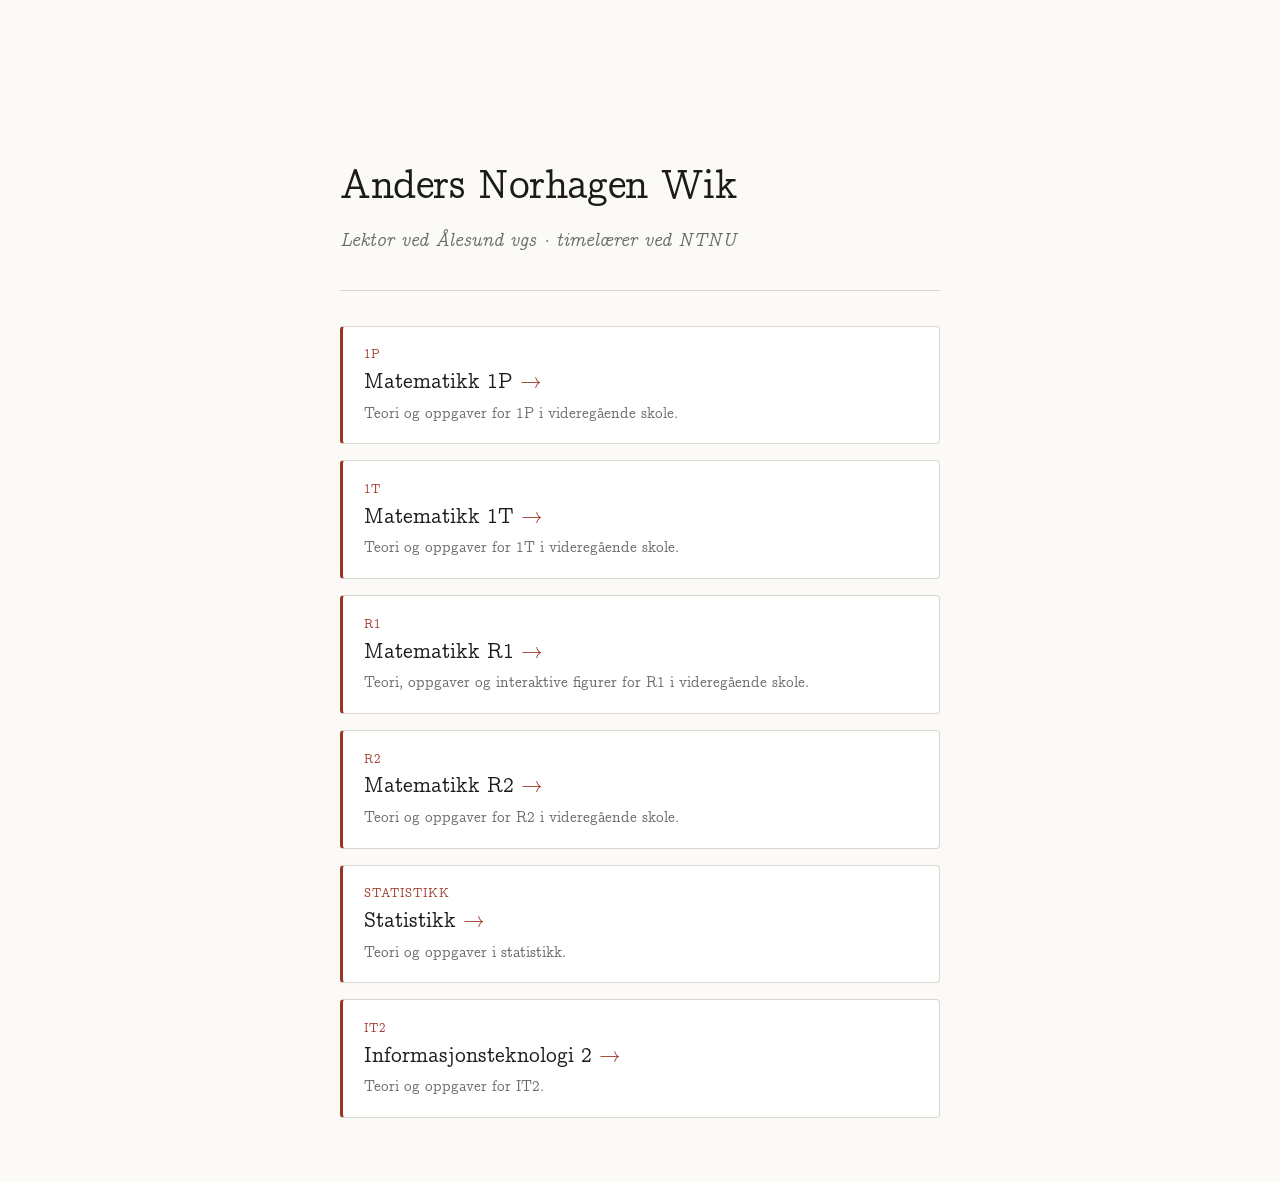
<file: index.html>
<!DOCTYPE html>
<html xmlns="http://www.w3.org/1999/xhtml" lang="nb" xml:lang="nb"><head>

<meta charset="utf-8">
<meta name="generator" content="quarto-1.11.9">

<meta name="viewport" content="width=device-width, initial-scale=1.0, user-scalable=yes">


<title>Anders Norhagen Wik</title>
<style>
/* Default styles provided by pandoc.
** See https://pandoc.org/MANUAL.html#variables-for-html for config info.
*/
span.smallcaps{font-variant: small-caps;}
div.columns{display: flex; gap: 1.5em;}
div.column{flex: auto;}
@media screen {
div.columns{gap: min(4vw, 1.5em);}
div.column{overflow-x: auto;}
}
div.hanging-indent{margin-left: 1.5em; text-indent: -1.5em;}
ul.task-list{list-style: none;}
ul.task-list li input[type="checkbox"] {
  width: 0.8em;
  margin: 0 0.8em 0.2em -1em; /* quarto-specific, see https://github.com/quarto-dev/quarto-cli/issues/4556 */ 
  vertical-align: middle;
}
.display.math{display: block; text-align: center; margin: 0.5rem auto;}
</style>


<link href="./favicon.svg" rel="icon" type="image/svg+xml">


<link rel="stylesheet" href="styles.css">
<meta property="og:title" content="Anders Norhagen Wik">
<meta property="og:site_name" content="Anders Norhagen Wik">
</head>

<body>





<section id="anders-norhagen-wik" class="side">
<h1>Anders Norhagen Wik</h1>
<p><span class="ingress"><span class="ledd">Lektor ved Ålesund vgs</span> · <span class="ledd">timelærer ved NTNU</span></span></p>
<div class="kurs">
<p><a href="https://1p.mattebok.no" class="kort"><span class="kode">1P</span> <span class="navn">Matematikk 1P</span> <span class="tekst">Teori og oppgaver for 1P i videregående skole.</span></a></p>
<p><a href="https://1t.mattebok.no" class="kort"><span class="kode">1T</span> <span class="navn">Matematikk 1T</span> <span class="tekst">Teori og oppgaver for 1T i videregående skole.</span></a></p>
<p><a href="https://r1.mattebok.no" class="kort"><span class="kode">R1</span> <span class="navn">Matematikk R1</span> <span class="tekst">Teori, oppgaver og interaktive figurer for R1 i videregående skole.</span></a></p>
<p><a href="https://r2.mattebok.no" class="kort"><span class="kode">R2</span> <span class="navn">Matematikk R2</span> <span class="tekst">Teori og oppgaver for R2 i videregående skole.</span></a></p>
<p><a href="https://statistikk.mattebok.no" class="kort"><span class="kode">Statistikk</span> <span class="navn">Statistikk</span> <span class="tekst">Teori og oppgaver i statistikk.</span></a></p>
<p><a href="https://it2.mattebok.no" class="kort"><span class="kode">IT2</span> <span class="navn">Informasjonsteknologi 2</span> <span class="tekst">Teori og oppgaver for IT2.</span></a></p>
</div>
</section>






</body></html>
</file>
<file: styles.css>
/* Samme uttrykk som heftene: CMU Concrete, varm svart og rødbrun aksent. */
@font-face { font-family: "Concrete"; src: url("fonts/cmunorm.woff") format("woff"); font-weight: 400; font-style: normal; font-display: swap; }
@font-face { font-family: "Concrete"; src: url("fonts/cmunoti.woff") format("woff"); font-weight: 400; font-style: italic; font-display: swap; }
@font-face { font-family: "Concrete"; src: url("fonts/cmunobx.woff") format("woff"); font-weight: 700; font-style: normal; font-display: swap; }

:root {
  --papir: #fbfaf7;
  --blekk: #1c1b19;
  --svak: #696969;
  --strek: #d9d6cf;
  --aksent: #9a3324;
  --kort: #ffffff;
}
@media (prefers-color-scheme: dark) {
  :root {
    --papir: #171614;
    --blekk: #ece9e2;
    --svak: #9d9a93;
    --strek: #34322e;
    --aksent: #d9775f;
    --kort: #1f1e1b;
  }
}

* { box-sizing: border-box; }

html { background: var(--papir); }

body {
  margin: 0;
  background: var(--papir);
  color: var(--blekk);
  font-family: "Concrete", Georgia, serif;
  font-size: 19px;
  line-height: 1.5;
  -webkit-font-smoothing: antialiased;
}

/* Quarto legger inn en tittelblokk og en header vi ikke trenger */
#title-block-header, #quarto-header { display: none; }

.side {
  max-width: 40rem;
  margin: 0 auto;
  padding: 18vh 1.25rem 4rem;
}

h1 {
  font-weight: 400;
  font-size: 2.6rem;
  line-height: 1.1;
  margin: 0 0 0.4rem;
  letter-spacing: -0.01em;
}

.ingress {
  display: block;
  font-style: italic;
  color: var(--svak);
  font-size: 1.15rem;
  padding-bottom: 2.2rem;
  margin-bottom: 2.2rem;
  border-bottom: 1px solid var(--strek);
}

.ingress .ledd { white-space: nowrap; }

.kurs { display: grid; gap: 1rem; }
.kurs p { margin: 0; }

a.kort {
  display: block;
  padding: 1.1rem 1.3rem 1.2rem;
  background: var(--kort);
  border: 1px solid var(--strek);
  border-left: 3px solid var(--aksent);
  border-radius: 4px;
  color: inherit;
  text-decoration: none;
  transition: transform 120ms ease, border-color 120ms ease;
}
a.kort:hover, a.kort:focus-visible {
  transform: translateX(3px);
  border-color: var(--aksent);
}
a.kort:focus-visible { outline: 2px solid var(--aksent); outline-offset: 3px; }

.kort .kode {
  display: block;
  font-size: 0.8rem;
  letter-spacing: 0.08em;
  text-transform: uppercase;
  color: var(--aksent);
}
.kort .navn {
  display: block;
  font-size: 1.35rem;
  margin: 0.1rem 0 0.25rem;
}
.kort .navn::after { content: "\00a0\2192"; color: var(--aksent); }
.kort .tekst {
  display: block;
  color: var(--svak);
  font-size: 0.95rem;
}

@media (max-width: 30rem) {
  body { font-size: 17px; }
  .side { padding-top: 10vh; }
  h1 { font-size: 2.1rem; }
}

@media (prefers-reduced-motion: reduce) {
  a.kort { transition: none; }
  a.kort:hover { transform: none; }
}
</file>
